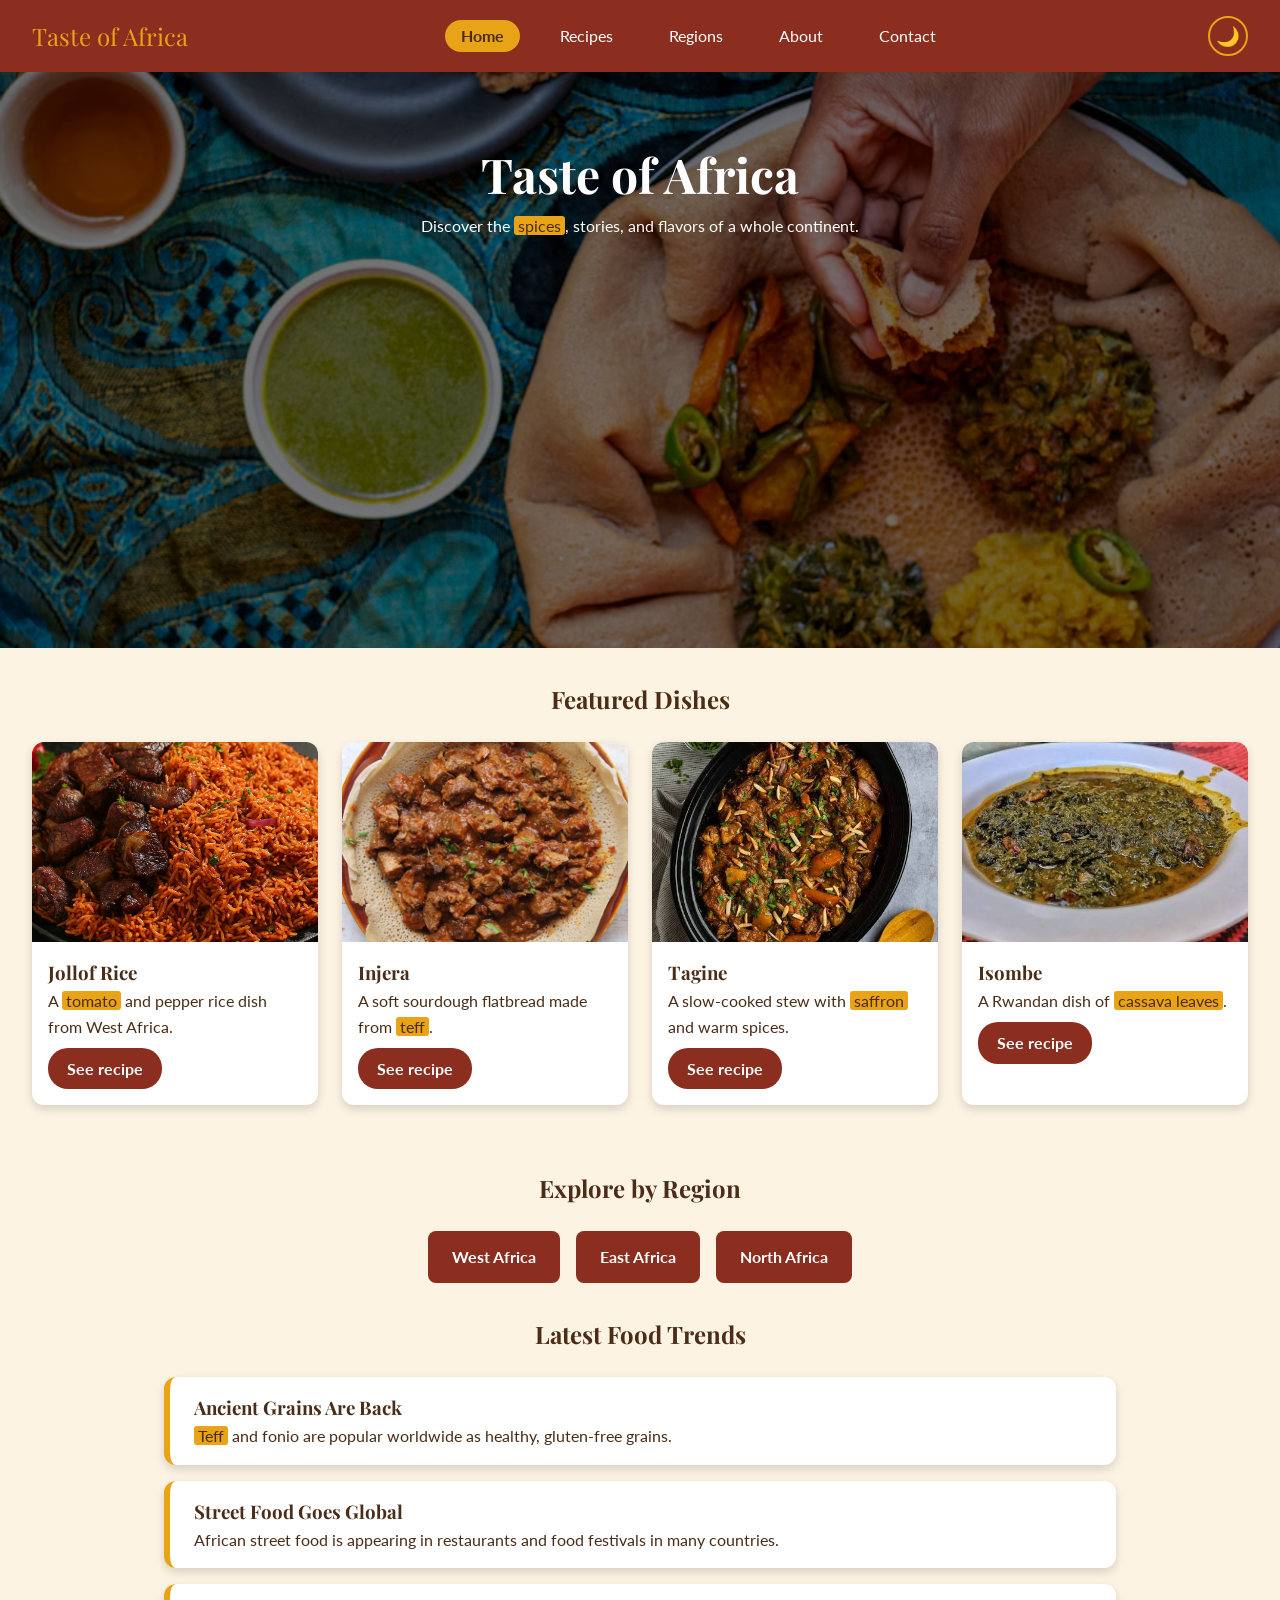
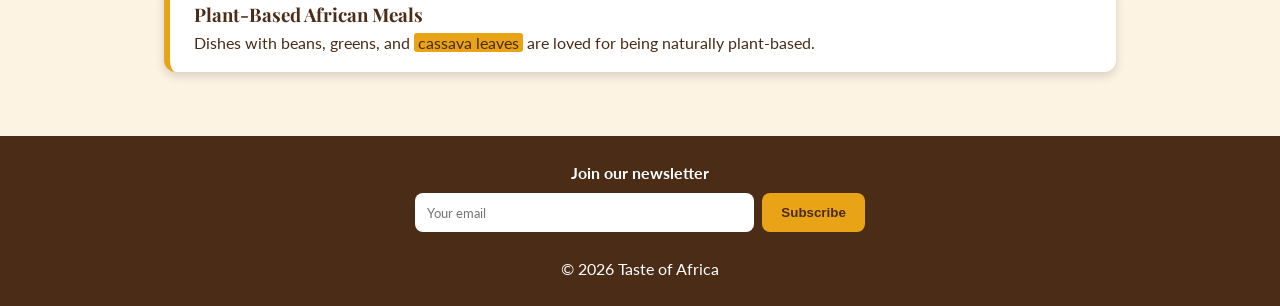
<file: index.html>
<!DOCTYPE html>
<html lang="en">
<head>
  <meta charset="UTF-8">
  <meta name="viewport" content="width=device-width, initial-scale=1.0">
  <title>Taste of Africa</title>

  <!-- Google Fonts -->
  <link rel="preconnect" href="https://fonts.googleapis.com">
  <link rel="preconnect" href="https://fonts.gstatic.com" crossorigin>
  <link href="https://fonts.googleapis.com/css2?family=Playfair+Display:wght@700&family=Lato:wght@400;700&display=swap" rel="stylesheet">

  <link rel="stylesheet" href="styles.css">
</head>
<body>

  <header>
    <nav>
      <a href="index.html" class="logo">Taste of Africa</a>
      <ul>
        <li><a href="index.html">Home</a></li>
        <li><a href="recipes.html">Recipes</a></li>
        <li><a href="regions.html">Regions</a></li>
        <li><a href="about.html">About</a></li>
        <li><a href="contact.html">Contact</a></li>
      </ul>
      <button id="theme-toggle" aria-label="Switch dark or light mode">🌙</button>
    </nav>
  </header>

  <main>
    <section class="hero">
      <h1>Taste of Africa</h1>
      <p>Discover the <mark>spices</mark>, stories, and flavors of a whole continent.</p>

      
     <iframe
      src="https://www.youtube.com/embed/1zyDUkdVZ0E"
      title="Introduction to African food culture"
      allowfullscreen>
      </iframe>
    </section>
    <section class="featured">
  <h2>Featured Dishes</h2>

  <div class="dish-grid">
    <figure>
      <img src="images/jollof-rice.jpg" alt="A plate of Jollof rice">
      <figcaption>
        <h3>Jollof Rice</h3>
        <p>A <mark>tomato</mark> and pepper rice dish from West Africa.</p>
        <a href="recipes.html#jollof-rice">See recipe</a>
      </figcaption>
    </figure>

    <figure>
      <img src="images/injera.jpg" alt="Injera with stews">
      <figcaption>
        <h3>Injera</h3>
        <p>A soft sourdough flatbread made from <mark>teff</mark>.</p>
        <a href="recipes.html#injera">See recipe</a>
      </figcaption>
    </figure>

    <figure>
      <img src="images/tagine.jpg" alt="A tagine pot with slow-cooked meat">
      <figcaption>
        <h3>Tagine</h3>
        <p>A slow-cooked stew with <mark>saffron</mark> and warm spices.</p>
        <a href="recipes.html#tagine">See recipe</a>
      </figcaption>
    </figure>

    <figure>
      <img src="images/isombe.jpg" alt="Isombe with cassava leaves">
      <figcaption>
        <h3>Isombe</h3>
        <p>A Rwandan dish of <mark>cassava leaves</mark>.</p>
        <a href="recipes.html#isombe">See recipe</a>
      </figcaption>
    </figure>
  </div>
</section>
<section class="explore">
  <h2>Explore by Region</h2>
  <div class="region-links">
    <a href="regions.html#west-africa">West Africa</a>
    <a href="regions.html#east-africa">East Africa</a>
    <a href="regions.html#north-africa">North Africa</a>
  </div>
</section>

<section class="trends">
  <h2>Latest Food Trends</h2>

  <article>
    <h3>Ancient Grains Are Back</h3>
    <p><mark>Teff</mark> and fonio are popular worldwide as healthy, gluten-free grains.</p>
  </article>

  <article>
    <h3>Street Food Goes Global</h3>
    <p>African street food is appearing in restaurants and food festivals in many countries.</p>
  </article>

  <article>
    <h3>Plant-Based African Meals</h3>
    <p>Dishes with beans, greens, and <mark>cassava leaves</mark> are loved for being naturally plant-based.</p>
  </article>
</section>
  </main>

  <footer>
  <form id="newsletter-form" class="newsletter">
    <label for="newsletter-email">Join our newsletter</label>
    <div class="newsletter-row">
      <input type="email" id="newsletter-email" placeholder="Your email" required>
      <button type="submit">Subscribe</button>
    </div>
    <p id="newsletter-message"></p>
  </form>
  <p>&copy; 2026 Taste of Africa</p>
</footer>

  <script src="script.js"></script>
</body>
</html>
</file>
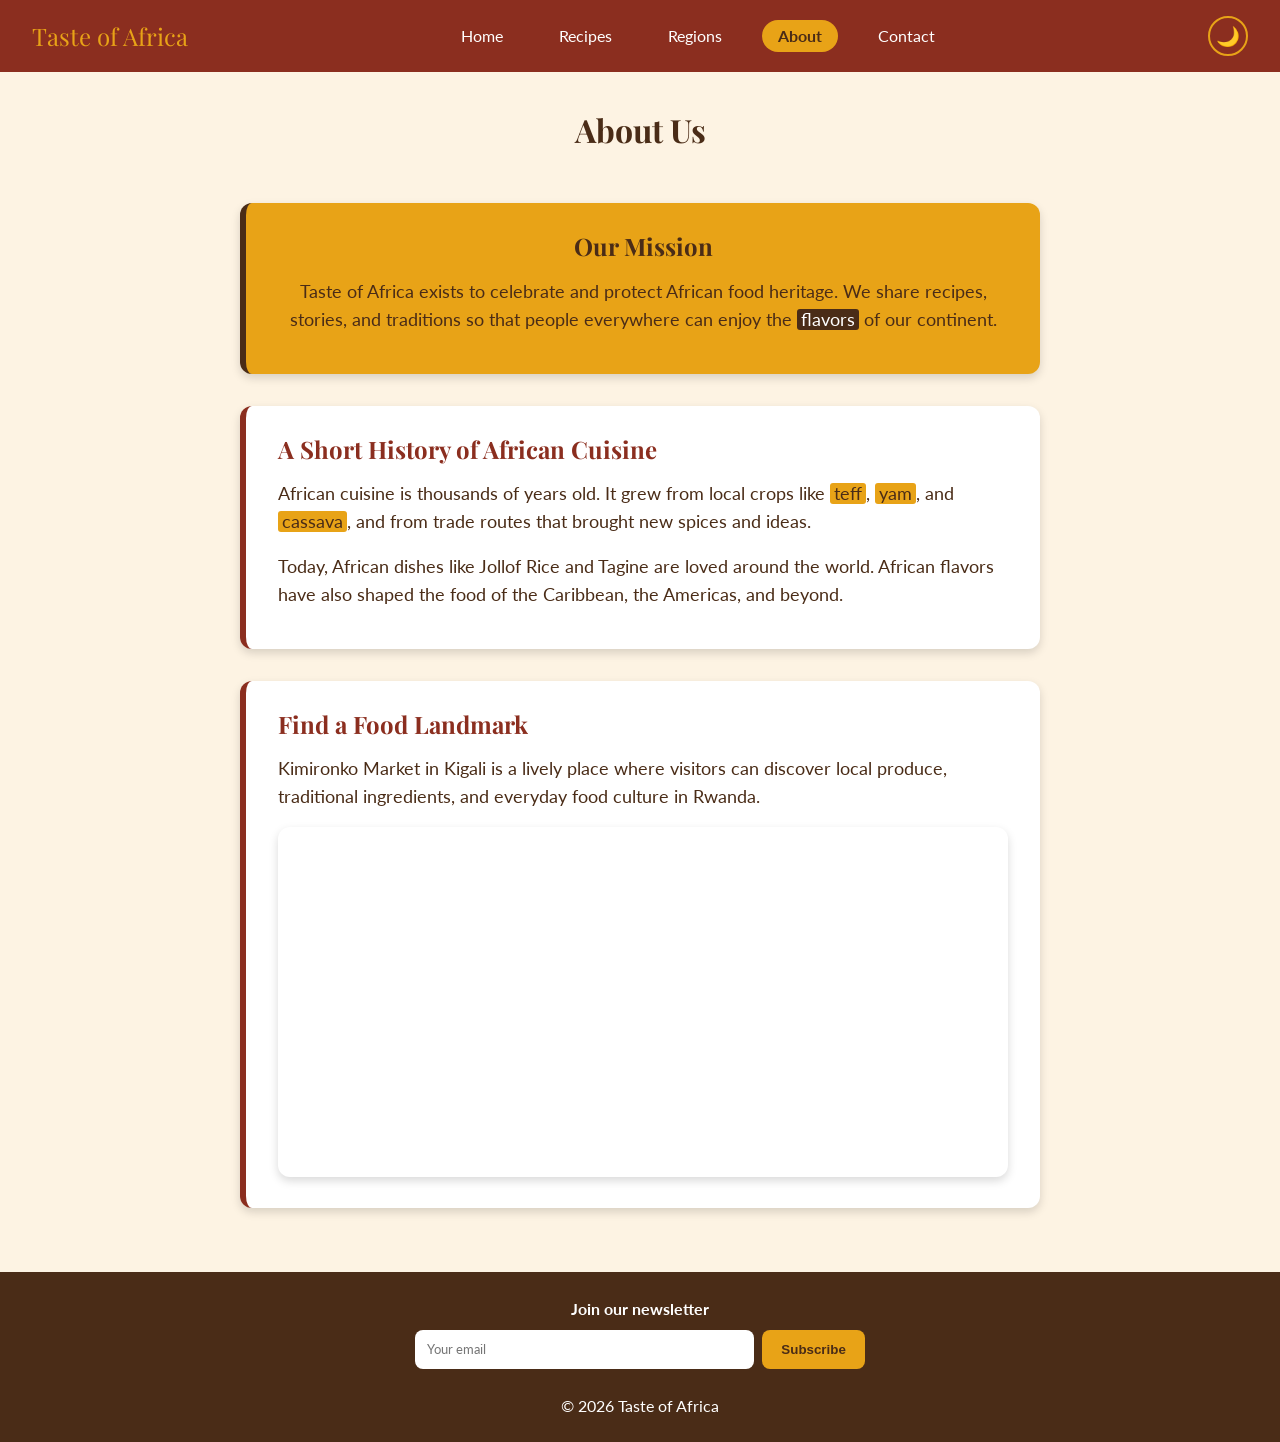
<file: about.html>
<!DOCTYPE html>
<html lang="en">
<head>
  <meta charset="UTF-8">
  <meta name="viewport" content="width=device-width, initial-scale=1.0">
  <title>About Us | Taste of Africa</title>

  <!-- Google Fonts -->
  <link rel="preconnect" href="https://fonts.googleapis.com">
  <link rel="preconnect" href="https://fonts.gstatic.com" crossorigin>
  <link href="https://fonts.googleapis.com/css2?family=Playfair+Display:wght@700&family=Lato:wght@400;700&display=swap" rel="stylesheet">

  <link rel="stylesheet" href="styles.css">
</head>
<body>

  <header>
    <nav>
      <a href="index.html" class="logo">Taste of Africa</a>
      <ul>
        <li><a href="index.html">Home</a></li>
        <li><a href="recipes.html">Recipes</a></li>
        <li><a href="regions.html">Regions</a></li>
        <li><a href="about.html">About</a></li>
        <li><a href="contact.html">Contact</a></li>
      </ul>
      <button id="theme-toggle" aria-label="Switch dark or light mode">🌙</button>
    </nav>
  </header>

  <main>
    <h1 class="page-title">About Us</h1>

    <section class="about-section mission">
      <h2>Our Mission</h2>
      <p>
        Taste of Africa exists to celebrate and protect African food heritage.
        We share recipes, stories, and traditions so that people everywhere can
        enjoy the <mark>flavors</mark> of our continent.
      </p>
    </section>

    <section class="about-section">
      <h2>A Short History of African Cuisine</h2>
      <p>
        African cuisine is thousands of years old. It grew from local crops
        like <mark>teff</mark>, <mark>yam</mark>, and <mark>cassava</mark>,
        and from trade routes that brought new spices and ideas.
      </p>
      <p>
        Today, African dishes like Jollof Rice and Tagine are loved around the
        world. African flavors have also shaped the food of the Caribbean,
        the Americas, and beyond.
      </p>
    </section>

    <section class="about-section">
  <h2>Find a Food Landmark</h2>
  <p>
  Kimironko Market in Kigali is a lively place where visitors can
  discover local produce, traditional ingredients, and everyday
  food culture in Rwanda.
</p>

  <iframe
    src="https://www.google.com/maps?q=Kimironko+Market,+Kigali,+Rwanda&output=embed"
    title="Map showing Kimironko Market in Kigali, Rwanda"
    loading="lazy"
    allowfullscreen>
  </iframe>
</section>

  </main>

  <footer>
  <form id="newsletter-form" class="newsletter">
    <label for="newsletter-email">Join our newsletter</label>
    <div class="newsletter-row">
      <input type="email" id="newsletter-email" placeholder="Your email" required>
      <button type="submit">Subscribe</button>
    </div>
    <p id="newsletter-message"></p>
  </form>
  <p>&copy; 2026 Taste of Africa</p>
</footer>

  <script src="script.js"></script>
</body>
</html>
</file>
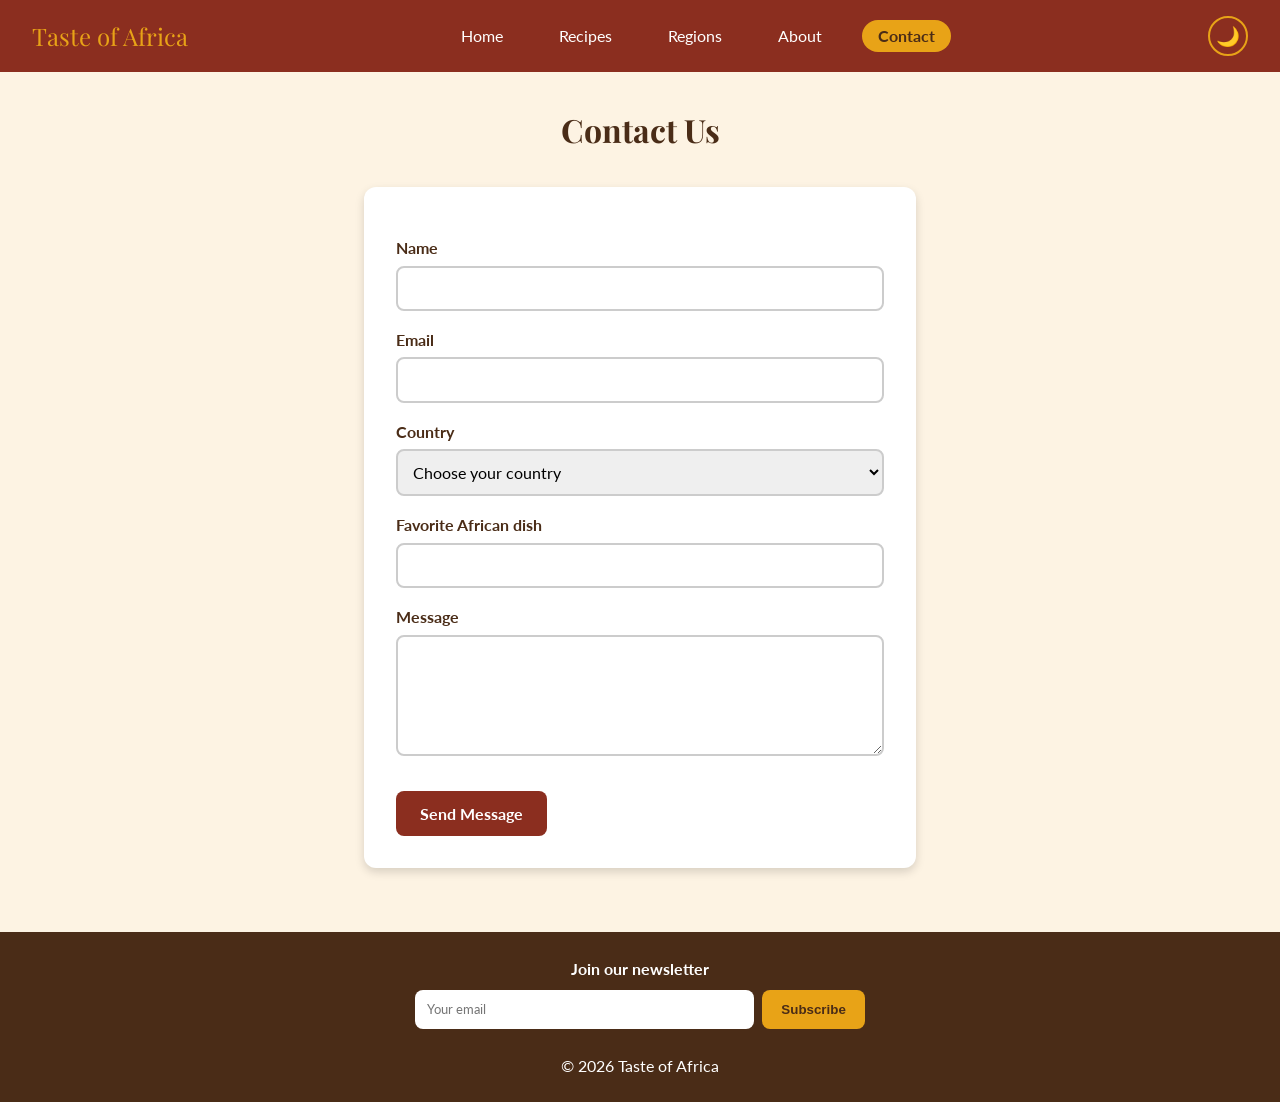
<file: contact.html>
<!DOCTYPE html>
<html lang="en">
<head>
  <meta charset="UTF-8">
  <meta name="viewport" content="width=device-width, initial-scale=1.0">
  <title>Contact | Taste of Africa</title>

  <!-- Google Fonts -->
  <link rel="preconnect" href="https://fonts.googleapis.com">
  <link rel="preconnect" href="https://fonts.gstatic.com" crossorigin>
  <link href="https://fonts.googleapis.com/css2?family=Playfair+Display:wght@700&family=Lato:wght@400;700&display=swap" rel="stylesheet">

  <link rel="stylesheet" href="styles.css">
</head>
<body>

  <header>
    <nav>
      <a href="index.html" class="logo">Taste of Africa</a>
      <ul>
        <li><a href="index.html">Home</a></li>
        <li><a href="recipes.html">Recipes</a></li>
        <li><a href="regions.html">Regions</a></li>
        <li><a href="about.html">About</a></li>
        <li><a href="contact.html">Contact</a></li>
      </ul>
      <button id="theme-toggle" aria-label="Switch dark or light mode">🌙</button>
    </nav>
  </header>

  <main>
    <h1 class="page-title">Contact Us</h1>

    <section class="contact-section">
      <form id="contact-form">

        <label for="name">Name</label>
        <input type="text" id="name" name="name" required>

        <label for="email">Email</label>
        <input type="email" id="email" name="email" required>

        <label for="country">Country</label>
        <select id="country" name="country" required>
          <option value="">Choose your country</option>
          <option>Rwanda</option>
          <option>Nigeria</option>
          <option>Ghana</option>
          <option>Ethiopia</option>
          <option>Morocco</option>
          <option>Kenya</option>
          <option>Other</option>
        </select>

        <label for="dish">Favorite African dish</label>
        <input type="text" id="dish" name="dish" list="dish-list">
        <datalist id="dish-list">
          <option value="Jollof Rice">
          <option value="Injera">
          <option value="Tagine">
          <option value="Isombe">
          <option value="Bunny Chow">
        </datalist>

        <label for="message">Message</label>
        <textarea id="message" name="message" rows="5" required></textarea>
        <p id="message-error" class="error"></p>

        <button type="submit">Send Message</button>
      </form>

      <p id="confirmation" class="confirmation hidden"></p>
    </section>
  </main>

  <footer>
  <form id="newsletter-form" class="newsletter">
    <label for="newsletter-email">Join our newsletter</label>
    <div class="newsletter-row">
      <input type="email" id="newsletter-email" placeholder="Your email" required>
      <button type="submit">Subscribe</button>
    </div>
    <p id="newsletter-message"></p>
  </form>
  <p>&copy; 2026 Taste of Africa</p>
</footer>

  <script src="script.js"></script>
</body>
</html>
</file>
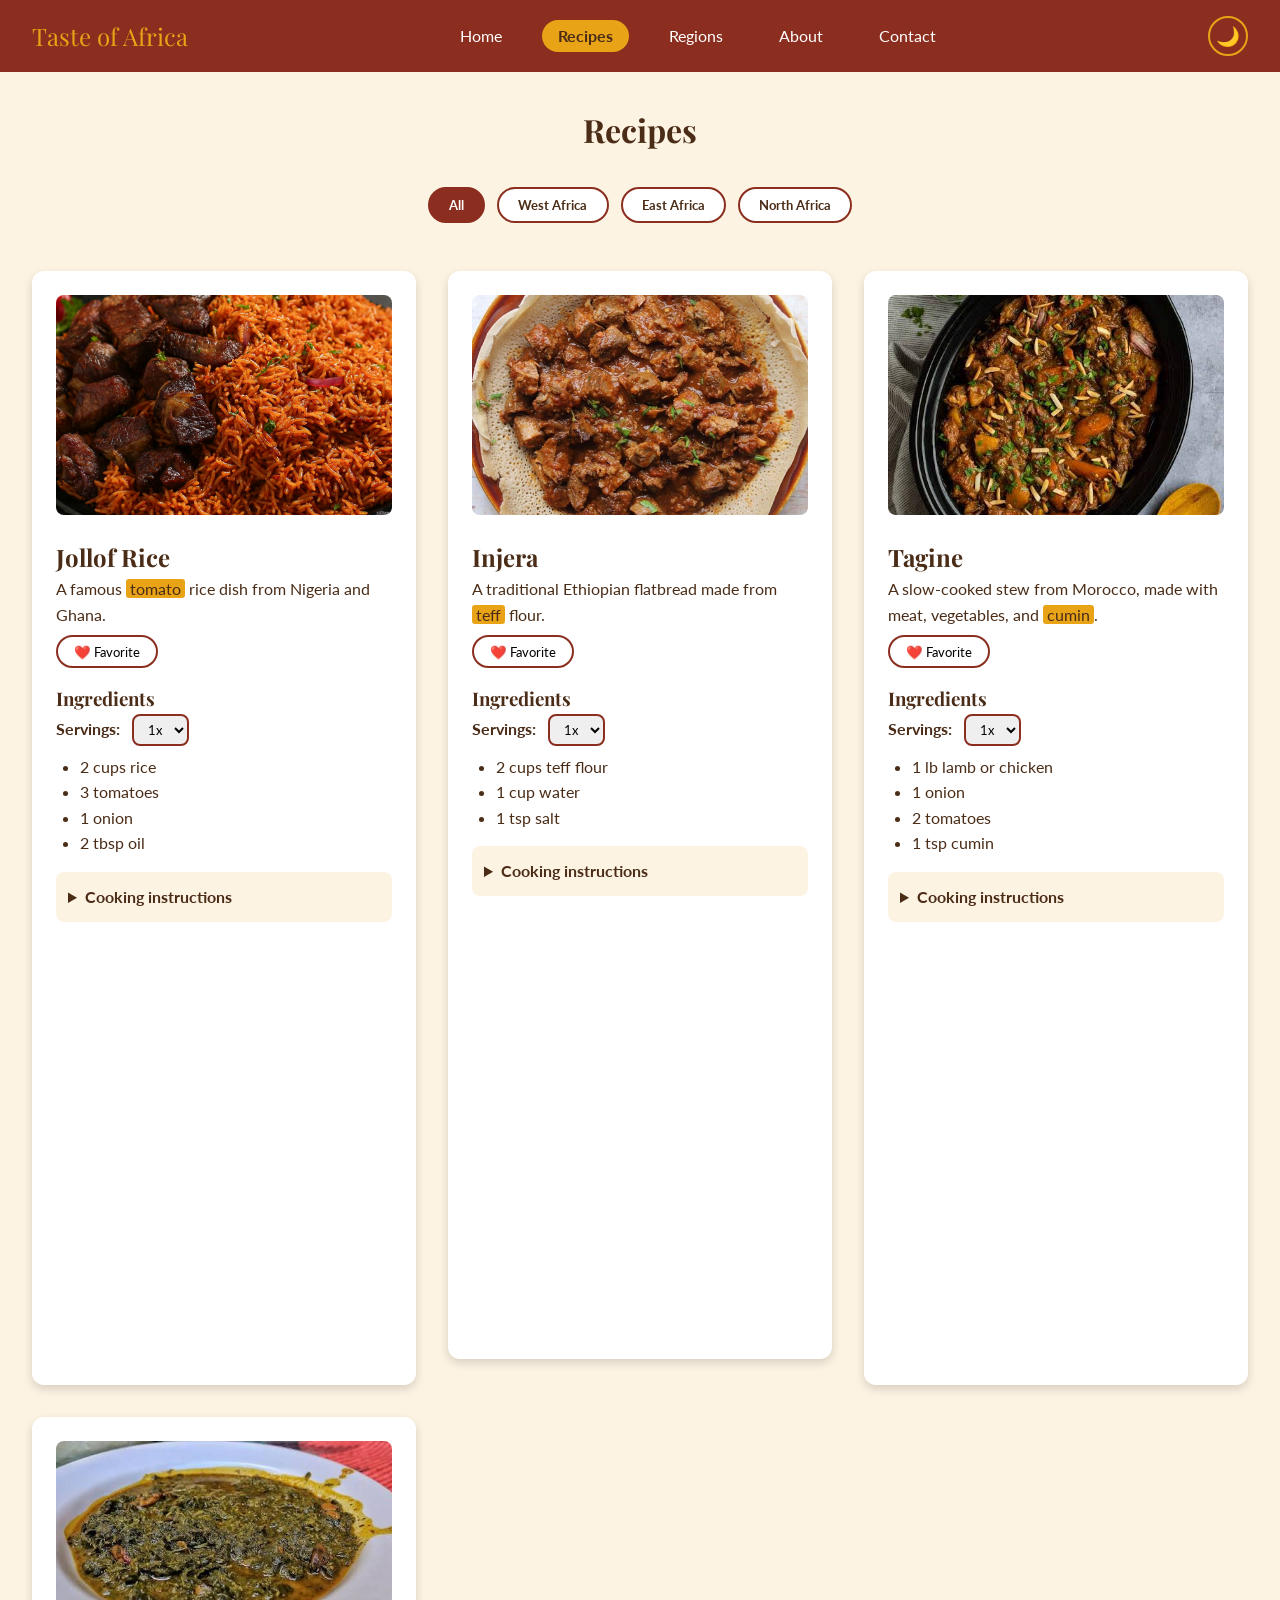
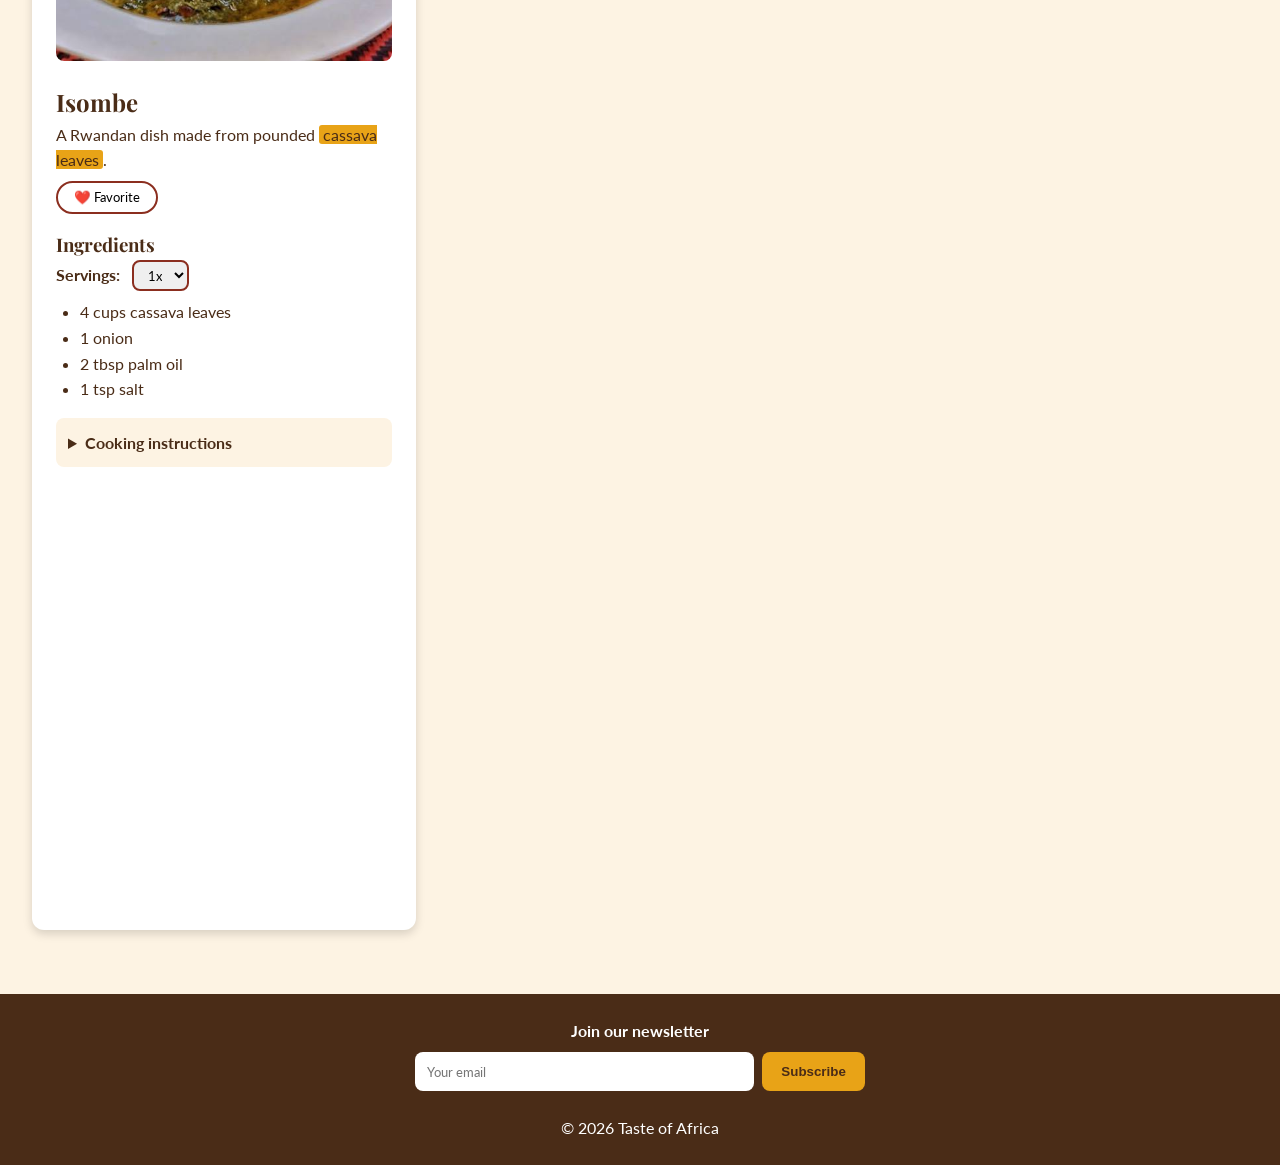
<file: recipes.html>
<!DOCTYPE html>
<html lang="en">
<head>
  <meta charset="UTF-8">
  <meta name="viewport" content="width=device-width, initial-scale=1.0">
  <title>Recipes | Taste of Africa</title>

  <!-- Google Fonts -->
  <link rel="preconnect" href="https://fonts.googleapis.com">
  <link rel="preconnect" href="https://fonts.gstatic.com" crossorigin>
  <link href="https://fonts.googleapis.com/css2?family=Playfair+Display:wght@700&family=Lato:wght@400;700&display=swap" rel="stylesheet">

  <link rel="stylesheet" href="styles.css">
</head>
<body>

  <header>
    <nav>
      <a href="index.html" class="logo">Taste of Africa</a>
      <ul>
        <li><a href="index.html">Home</a></li>
        <li><a href="recipes.html">Recipes</a></li>
        <li><a href="regions.html">Regions</a></li>
        <li><a href="about.html">About</a></li>
        <li><a href="contact.html">Contact</a></li>
      </ul>
      <button id="theme-toggle" aria-label="Switch dark or light mode">🌙</button>
    </nav>
  </header>

  <main>
    <h1 class="page-title">Recipes</h1>

    <div class="filters">
      <button class="filter-btn active" data-filter="all">All</button>
      <button class="filter-btn" data-filter="west-africa">West Africa</button>
      <button class="filter-btn" data-filter="east-africa">East Africa</button>
      <button class="filter-btn" data-filter="north-africa">North Africa</button>
    </div>

    <div class="recipe-list">

      <!-- Jollof Rice -->
      <article class="recipe-card" id="jollof-rice" data-id="jollof-rice" data-region="west-africa">
        <img src="images/jollof-rice.jpg" alt="A plate of Jollof rice">
        <h2>Jollof Rice</h2>
        <p>A famous <mark>tomato</mark> rice dish from Nigeria and Ghana.</p>

        <button class="fav-btn" aria-label="Add Jollof Rice to favorites">❤️ Favorite</button>

        <h3>Ingredients</h3>
<label>Servings:
  <select class="servings">
    <option value="1">1x</option>
    <option value="2">2x</option>
    <option value="3">3x</option>
  </select>
</label>
<ul>
  <li><span class="amount" data-base="2">2</span> cups rice</li>
  <li><span class="amount" data-base="3">3</span> tomatoes</li>
  <li><span class="amount" data-base="1">1</span> onion</li>
  <li><span class="amount" data-base="2">2</span> tbsp oil</li>
</ul>

        <details>
          <summary>Cooking instructions</summary>
          <ol>
            <li>Blend the tomatoes and onion.</li>
            <li>Fry the mix in oil.</li>
            <li>Add rice and water, then cook until soft.</li>
          </ol>
        </details>

        <iframe
          src="https://www.youtube.com/embed/EfZEArZcfAY"
          title="How to cook Jollof Rice"
          allowfullscreen></iframe>

        <iframe
          src="https://www.openstreetmap.org/export/embed.html?bbox=2.7%2C4.2%2C14.7%2C13.9&amp;layer=mapnik"
          title="Map of Nigeria"
          loading="lazy"></iframe>
      </article>

      <!-- Injera -->
      <article class="recipe-card" id="injera" data-id="injera" data-region="east-africa">
        <img src="images/injera.jpg" alt="A plate of Injera">
        <h2>Injera</h2>
        <p>A traditional Ethiopian flatbread made from <mark>teff</mark> flour.</p>

        <button class="fav-btn" aria-label="Add Injera to favorites">❤️ Favorite</button>

        <h3>Ingredients</h3>
<label>Servings:
  <select class="servings">
    <option value="1">1x</option>
    <option value="2">2x</option>
    <option value="3">3x</option>
  </select>
</label>
<ul>
  <li><span class="amount" data-base="2">2</span> cups teff flour</li>
  <li><span class="amount" data-base="1">1</span> cup water</li>
  <li><span class="amount" data-base="1">1</span> tsp salt</li>
</ul>
        <details>
          <summary>Cooking instructions</summary>
          <ol>
            <li>Mix the teff flour, water, and salt to form a batter.</li>
            <li>Let the batter ferment for 24-48 hours.</li>
            <li>Cook the batter on a griddle to make flatbreads.</li>
          </ol>
        </details>

        <iframe
          src="https://www.youtube.com/embed/NwVSl3FQt78"
          title="How to cook Injera"
          allowfullscreen></iframe>

        <iframe
          src="https://www.openstreetmap.org/export/embed.html?bbox=33%2C3.4%2C48%2C14.9&amp;layer=mapnik"
          title="Map of Ethiopia"
          loading="lazy"></iframe>
      </article>

      <!-- Tagine -->
      <article class="recipe-card" id="tagine" data-id="tagine" data-region="north-africa">
        <img src="images/tagine.jpg" alt="A tagine pot with slow-cooked meat">
        <h2>Tagine</h2>
        <p>A slow-cooked stew from Morocco, made with meat, vegetables, and <mark>cumin</mark>.</p>

        <button class="fav-btn" aria-label="Add Tagine to favorites">❤️ Favorite</button>

        <h3>Ingredients</h3>
<label>Servings:
  <select class="servings">
    <option value="1">1x</option>
    <option value="2">2x</option>
    <option value="3">3x</option>
  </select>
</label>
<ul>
  <li><span class="amount" data-base="1">1</span> lb lamb or chicken</li>
  <li><span class="amount" data-base="1">1</span> onion</li>
  <li><span class="amount" data-base="2">2</span> tomatoes</li>
  <li><span class="amount" data-base="1">1</span> tsp cumin</li>
</ul>
        <details>
          <summary>Cooking instructions</summary>
          <ol>
            <li>Dice the onion and tomatoes.</li>
            <li>Brown the meat in a tagine or heavy pot.</li>
            <li>Add the vegetables and spices, then simmer for 2 hours.</li>
          </ol>
        </details>

        <iframe
          src="https://www.youtube.com/embed/k5grI8mJM7c"
          title="How to cook Tagine"
          allowfullscreen></iframe>

        <iframe
          src="https://www.openstreetmap.org/export/embed.html?bbox=-13.2%2C27.6%2C-1%2C35.9&amp;layer=mapnik"
          title="Map of Morocco"
          loading="lazy"></iframe>
      </article>

      <!-- Isombe -->
      <article class="recipe-card" id="isombe" data-id="isombe" data-region="east-africa">
        <img src="images/isombe.jpg" alt="A plate of Isombe">
        <h2>Isombe</h2>
        <p>A Rwandan dish made from pounded <mark>cassava leaves</mark>.</p>

        <button class="fav-btn" aria-label="Add Isombe to favorites">❤️ Favorite</button>

        <h3>Ingredients</h3>
<label>Servings:
  <select class="servings">
    <option value="1">1x</option>
    <option value="2">2x</option>
    <option value="3">3x</option>
  </select>
</label>
<ul>
  <li><span class="amount" data-base="4">4</span> cups cassava leaves</li>
  <li><span class="amount" data-base="1">1</span> onion</li>
  <li><span class="amount" data-base="2">2</span> tbsp palm oil</li>
  <li><span class="amount" data-base="1">1</span> tsp salt</li>
</ul>

        <details>
          <summary>Cooking instructions</summary>
          <ol>
            <li>Wash and pound the cassava leaves.</li>
            <li>Boil them until soft.</li>
            <li>Add the onion, oil, and salt, then simmer.</li>
          </ol>
        </details>

        <iframe
          src="https://www.youtube.com/embed/LCwueWa3LsQ"
          title="How to cook Isombe"
          allowfullscreen></iframe>

        <iframe
          src="https://www.openstreetmap.org/export/embed.html?bbox=28.8%2C-2.9%2C30.9%2C-1&amp;layer=mapnik"
          title="Map of Rwanda"
          loading="lazy"></iframe>
      </article>

    </div>
  </main>

  <footer>
  <form id="newsletter-form" class="newsletter">
    <label for="newsletter-email">Join our newsletter</label>
    <div class="newsletter-row">
      <input type="email" id="newsletter-email" placeholder="Your email" required>
      <button type="submit">Subscribe</button>
    </div>
    <p id="newsletter-message"></p>
  </form>
  <p>&copy; 2026 Taste of Africa</p>
</footer>

  <script src="script.js"></script>
</body>
</html>
</file>
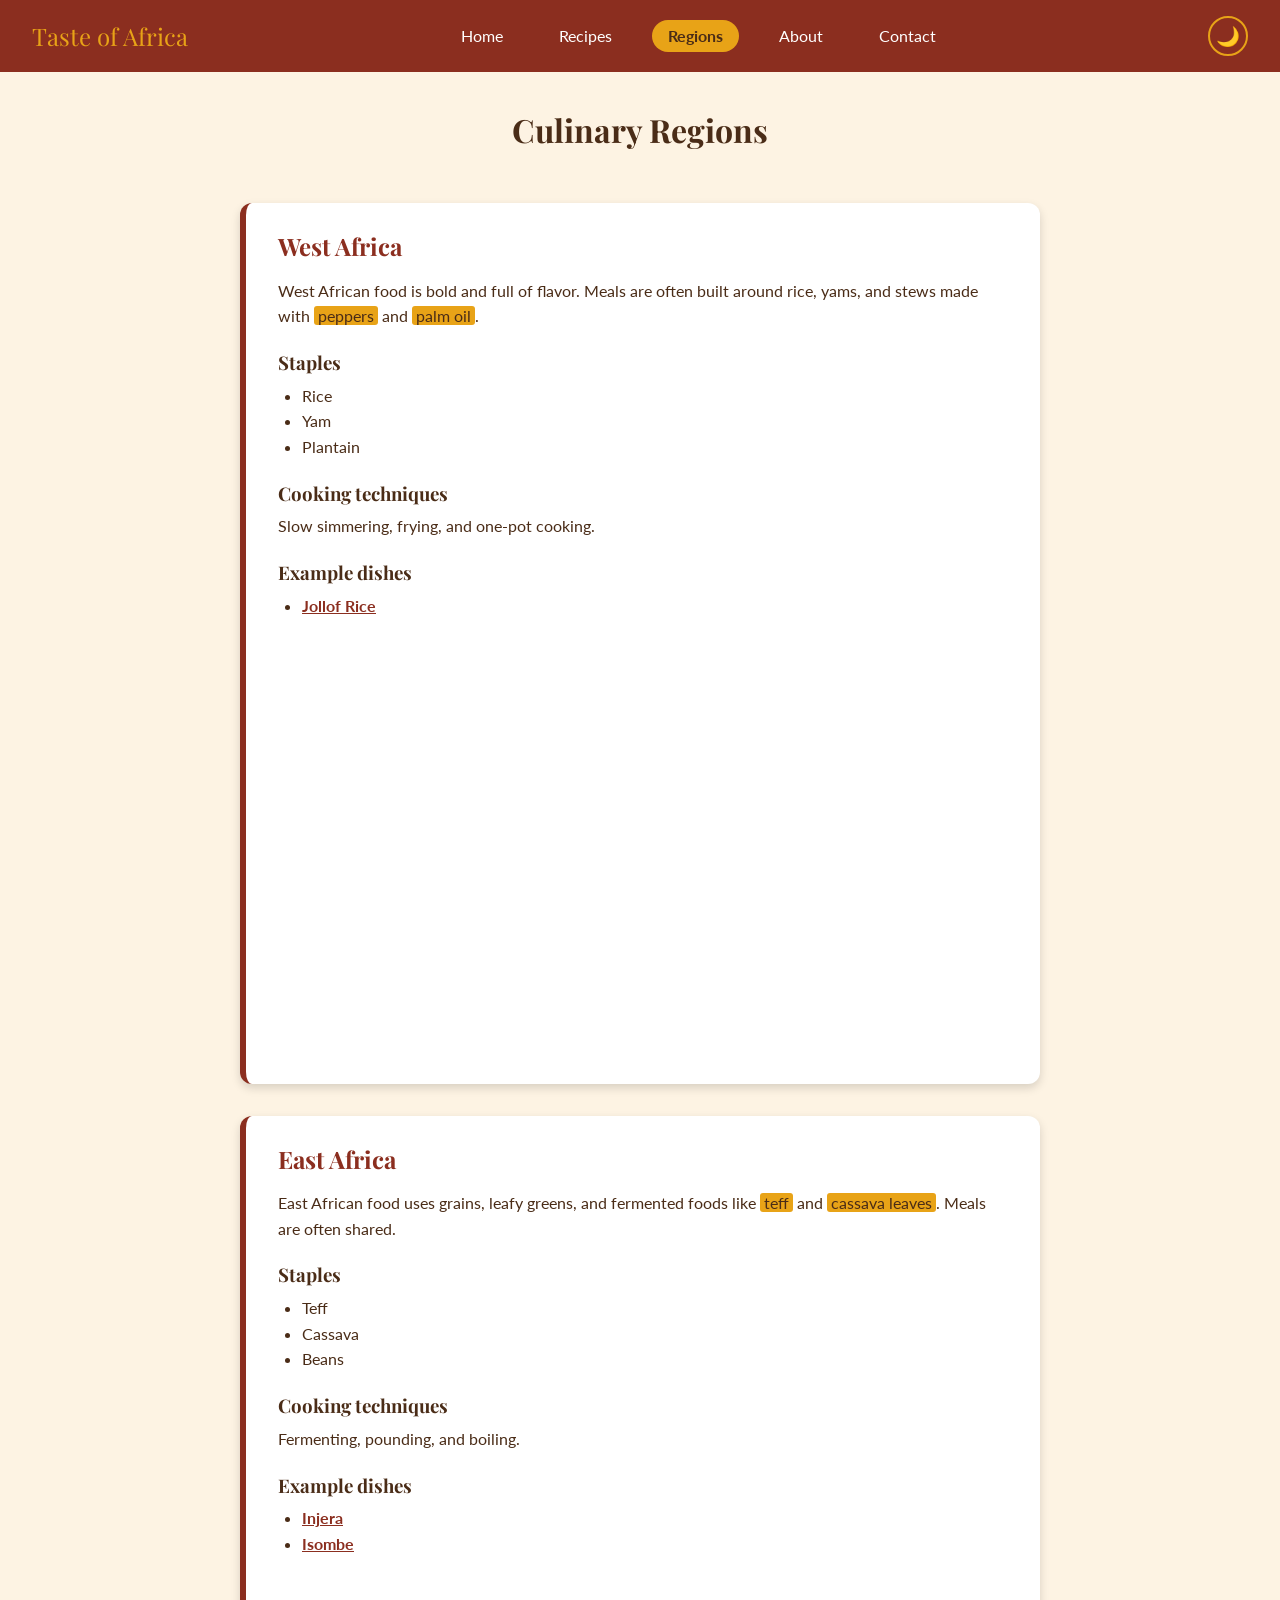
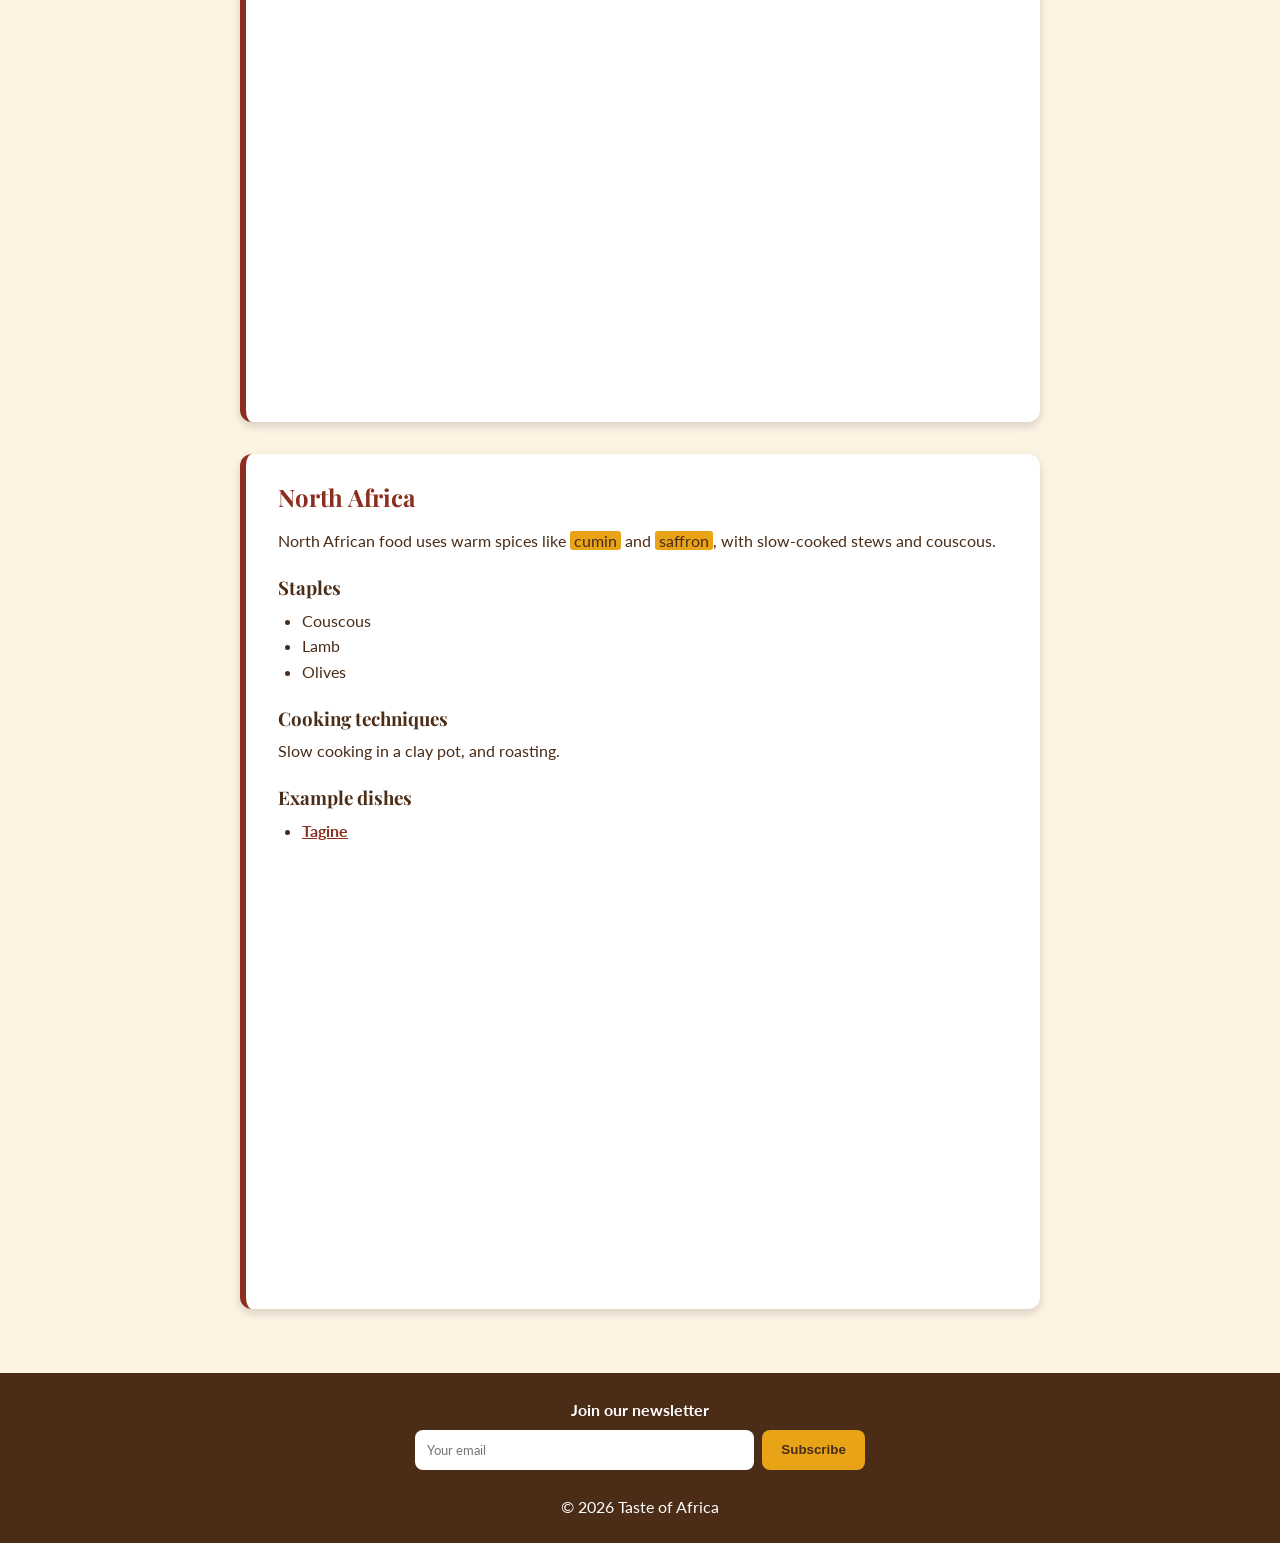
<file: regions.html>
<!DOCTYPE html>
<html lang="en">
<head>
  <meta charset="UTF-8">
  <meta name="viewport" content="width=device-width, initial-scale=1.0">
  <title>Regions | Taste of Africa</title>

  <!-- Google Fonts -->
  <link rel="preconnect" href="https://fonts.googleapis.com">
  <link rel="preconnect" href="https://fonts.gstatic.com" crossorigin>
  <link href="https://fonts.googleapis.com/css2?family=Playfair+Display:wght@700&family=Lato:wght@400;700&display=swap" rel="stylesheet">

  <link rel="stylesheet" href="styles.css">
</head>
<body>

  <header>
    <nav>
      <a href="index.html" class="logo">Taste of Africa</a>
      <ul>
        <li><a href="index.html">Home</a></li>
        <li><a href="recipes.html">Recipes</a></li>
        <li><a href="regions.html">Regions</a></li>
        <li><a href="about.html">About</a></li>
        <li><a href="contact.html">Contact</a></li>
      </ul>
      <button id="theme-toggle" aria-label="Switch dark or light mode">🌙</button>
    </nav>
  </header>

  <main>
  <h1 class="page-title">Culinary Regions</h1>

  <section class="region" id="west-africa">
    <h2>West Africa</h2>
    <p>
      West African food is bold and full of flavor. Meals are often built
      around rice, yams, and stews made with <mark>peppers</mark> and
      <mark>palm oil</mark>.
    </p>
    <h3>Staples</h3>
    <ul>
      <li>Rice</li>
      <li>Yam</li>
      <li>Plantain</li>
    </ul>
    <h3>Cooking techniques</h3>
    <p>Slow simmering, frying, and one-pot cooking.</p>
    <h3>Example dishes</h3>
    <ul>
      <li><a href="recipes.html#jollof-rice">Jollof Rice</a></li>
    </ul>
    <iframe
      src="https://www.youtube.com/embed/1zyDUkdVZ0E"
      title="West African food culture"
      allowfullscreen></iframe>
  </section>

  <section class="region" id="east-africa">
    <h2>East Africa</h2>
    <p>
      East African food uses grains, leafy greens, and fermented foods like
      <mark>teff</mark> and <mark>cassava leaves</mark>. Meals are often shared.
    </p>
    <h3>Staples</h3>
    <ul>
      <li>Teff</li>
      <li>Cassava</li>
      <li>Beans</li>
    </ul>
    <h3>Cooking techniques</h3>
    <p>Fermenting, pounding, and boiling.</p>
    <h3>Example dishes</h3>
    <ul>
      <li><a href="recipes.html#injera">Injera</a></li>
      <li><a href="recipes.html#isombe">Isombe</a></li>
    </ul>
    <iframe
      src="https://www.youtube.com/embed/L3_FqhyGdHE"
      title="East African food culture"
      allowfullscreen></iframe>
  </section>

  <section class="region" id="north-africa">
    <h2>North Africa</h2>
    <p>
      North African food uses warm spices like <mark>cumin</mark> and
      <mark>saffron</mark>, with slow-cooked stews and couscous.
    </p>
    <h3>Staples</h3>
    <ul>
      <li>Couscous</li>
      <li>Lamb</li>
      <li>Olives</li>
    </ul>
    <h3>Cooking techniques</h3>
    <p>Slow cooking in a clay pot, and roasting.</p>
    <h3>Example dishes</h3>
    <ul>
      <li><a href="recipes.html#tagine">Tagine</a></li>
    </ul>
    <iframe
      src="https://www.youtube.com/embed/2H5kpKBmIM4"
      title="North African food culture"
      allowfullscreen></iframe>
  </section>
  </main>

  <footer>
  <form id="newsletter-form" class="newsletter">
    <label for="newsletter-email">Join our newsletter</label>
    <div class="newsletter-row">
      <input type="email" id="newsletter-email" placeholder="Your email" required>
      <button type="submit">Subscribe</button>
    </div>
    <p id="newsletter-message"></p>
  </form>
  <p>&copy; 2026 Taste of Africa</p>
</footer>

  <script src="script.js"></script>
</body>
</html>
</file>
<file: styles.css>
* {
  box-sizing: border-box;
  margin: 0;
  padding: 0;
}

body {
  font-family: 'Lato', sans-serif;
  line-height: 1.6;
}

.featured {
  padding: 2rem;
}

.featured h2 {
  text-align: center;
  margin-bottom: 1.5rem;
}

.dish-grid {
  display: grid;
  grid-template-columns: repeat(auto-fit, minmax(220px, 1fr));
  gap: 1.5rem;
}

.dish-grid figure {
  background: #fff;
  border-radius: 12px;
  box-shadow: 0 4px 10px rgba(0, 0, 0, 0.15);
  overflow: hidden;
}

.dish-grid img {
  width: 100%;
  height: 200px;
  object-fit: cover;
  display: block;
}

.dish-grid figcaption {
  padding: 1rem;
}
:root {
  --red: #8b2e1f;
  --brown: #4a2c17;
  --yellow: #e8a317;
  --cream: #fdf3e3;
}

body {
  background: var(--cream);
  color: var(--brown);
}

h1, h2, h3 {
  font-family: 'Playfair Display', serif;
}

/* Navigation */
nav {
  background: var(--red);
  display: flex;
  justify-content: space-between;
  align-items: center;
  flex-wrap: wrap;
  padding: 1rem 2rem;
}

nav .logo {
  color: var(--yellow);
  font-family: 'Playfair Display', serif;
  font-size: 1.5rem;
  text-decoration: none;
}

nav ul {
  display: flex;
  gap: 1.5rem;
  list-style: none;
}

nav ul a {
  color: #fff;
  text-decoration: none;
}

nav ul a:hover {
  color: var(--yellow);
  text-decoration: underline;
}

/* Hero */
.hero {
  background: linear-gradient(rgba(0, 0, 0, 0.55), rgba(0, 0, 0, 0.55)),
              url('images/hero.jpg') center/cover no-repeat;
  color: #fff;
  text-align: center;
  padding: 4rem 1rem;
}

.hero h1 {
  font-size: 3rem;
}

.hero iframe {
  width: 100%;
  max-width: 560px;
  aspect-ratio: 16 / 9;
  border: 0;
  margin-top: 1.5rem;
}

/* Highlight */
mark {
  background: var(--yellow);
  color: var(--brown);
  padding: 0 0.25rem;
  border-radius: 3px;
}

/* Recipes page */
.page-title {
  text-align: center;
  padding: 2rem 1rem 1rem;
}

/* Filter buttons */
.filters {
  display: flex;
  flex-wrap: wrap;
  justify-content: center;
  gap: 0.75rem;
  padding: 1rem;
}

.filter-btn {
  background: #fff;
  color: var(--brown);
  border: 2px solid var(--red);
  border-radius: 20px;
  padding: 0.5rem 1.2rem;
  cursor: pointer;
  font-family: inherit;
  font-weight: 700;
}

.filter-btn:hover,
.filter-btn.active {
  background: var(--red);
  color: #fff;
}

/* Recipe cards */
.recipe-list {
  display: grid;
  grid-template-columns: repeat(auto-fill, minmax(300px, 1fr));
  gap: 2rem;
  padding: 2rem;
  align-items: start;
}

.recipe-card {
  background: #fff;
  border-radius: 12px;
  box-shadow: 0 4px 10px rgba(0, 0, 0, 0.15);
  padding: 1.5rem;
}

.recipe-card img {
  width: 100%;
  height: 220px;
  object-fit: cover;
  border-radius: 8px;
  margin-bottom: 1rem;
}

.recipe-card h3 {
  margin-top: 1rem;
}

.recipe-card ul,
.recipe-card ol {
  padding-left: 1.5rem;
  margin: 0.5rem 0;
}

.recipe-card details {
  background: var(--cream);
  border-radius: 8px;
  padding: 0.75rem;
  margin: 1rem 0;
}

.recipe-card summary {
  cursor: pointer;
  font-weight: 700;
}

.recipe-card iframe {
  width: 100%;
  aspect-ratio: 16 / 9;
  border: 0;
  border-radius: 8px;
  margin-top: 1rem;
}

/* Favorite button */
.fav-btn {
  background: #fff;
  border: 2px solid var(--red);
  border-radius: 20px;
  padding: 0.4rem 1rem;
  margin-top: 0.5rem;
  cursor: pointer;
  font-family: inherit;
}

.fav-btn.favorited {
  background: var(--red);
  color: #fff;
}

/* Used by the filter in JavaScript */
.hidden {
  display: none;
}

/* Footer */
footer {
  background: var(--brown);
  color: #fff;
  text-align: center;
  padding: 1.5rem;
  margin-top: 2rem;
}
body {
  min-height: 100vh;
  display: flex;
  flex-direction: column;
}

main {
  flex: 1;
}
/* Contact page */
.contact-section {
  max-width: 600px;
  margin: 0 auto;
  padding: 1rem 1.5rem 2rem;
}

#contact-form {
  background: #fff;
  border-radius: 12px;
  box-shadow: 0 4px 10px rgba(0, 0, 0, 0.15);
  padding: 2rem;
}

#contact-form label {
  display: block;
  font-weight: 700;
  margin: 1rem 0 0.3rem;
}

#contact-form input,
#contact-form select,
#contact-form textarea {
  width: 100%;
  padding: 0.7rem;
  border: 2px solid #ccc;
  border-radius: 8px;
  font-family: inherit;
  font-size: 1rem;
}

/* Focus state */
#contact-form input:focus,
#contact-form select:focus,
#contact-form textarea:focus {
  outline: none;
  border-color: var(--yellow);
  box-shadow: 0 0 6px var(--yellow);
}

#contact-form button {
  background: var(--red);
  color: #fff;
  border: none;
  border-radius: 8px;
  padding: 0.8rem 1.5rem;
  margin-top: 1.5rem;
  font-family: inherit;
  font-size: 1rem;
  font-weight: 700;
  cursor: pointer;
}

#contact-form button:hover {
  background: var(--brown);
}

/* Messages */
.error {
  color: #c0392b;
  font-size: 0.9rem;
  margin-top: 0.3rem;
}

.confirmation {
  background: var(--yellow);
  color: var(--brown);
  border-radius: 12px;
  padding: 2rem;
  text-align: center;
  font-size: 1.2rem;
  font-weight: 700;
}
/* Regions page */
.region {
  max-width: 800px;
  margin: 2rem auto;
  padding: 1.5rem 2rem;
  background: #fff;
  border-left: 6px solid var(--red);
  border-radius: 12px;
  box-shadow: 0 4px 10px rgba(0, 0, 0, 0.15);
}

.region h2 {
  color: var(--red);
  margin-bottom: 0.75rem;
}

.region h3 {
  margin-top: 1.2rem;
  margin-bottom: 0.3rem;
}

.region ul {
  padding-left: 1.5rem;
}

.region a {
  color: var(--red);
  font-weight: 700;
}

.region a:hover {
  color: var(--yellow);
}

.region iframe {
  width: 100%;
  aspect-ratio: 16 / 9;
  border: 0;
  border-radius: 8px;
  margin-top: 1.5rem;
}

/* About page */
.about-section {
  max-width: 800px;
  margin: 2rem auto;
  padding: 1.5rem 2rem;
  background: #fff;
  border-left: 6px solid var(--red);
  border-radius: 12px;
  box-shadow: 0 4px 10px rgba(0, 0, 0, 0.15);
}

.about-section h2 {
  color: var(--red);
  margin-bottom: 0.75rem;
}

.about-section p {
  font-size: 1.1rem;
  margin-bottom: 1rem;
}
/* About page */

.about-section.mission {
  background: var(--yellow);
  color: var(--brown);
  border-left-color: var(--brown);
  text-align: center;
}

.about-section.mission h2 {
  color: var(--brown);
}

.about-section.mission mark {
  background: var(--brown);
  color: #fff;
}

/* Map blends with the card */
.about-section iframe {
  width: 100%;
  height: 350px;
  border: 0;
  border-radius: 8px;
}

/* Mission statement stands out */
.mission {
  background: var(--yellow);
  color: var(--brown);
  border-radius: 12px;
  text-align: center;
  box-shadow: 0 4px 10px rgba(0, 0, 0, 0.15);
}

.mission h2 {
  color: var(--brown);
}

.mission mark {
  background: var(--brown);
  color: #fff;
}

.about-section iframe {
  width: 100%;
  height: 350px;
  border: 0;
  border-radius: 12px;
  box-shadow: 0 4px 10px rgba(0, 0, 0, 0.15);
}
/* Explore and trends */
.explore,
.trends {
  max-width: 1000px;
  margin: 2rem auto;
  padding: 0 1.5rem;
}

.explore h2,
.trends h2 {
  text-align: center;
  margin-bottom: 1.5rem;
}

.region-links {
  display: flex;
  flex-wrap: wrap;
  justify-content: center;
  gap: 1rem;
}

.region-links a {
  background: var(--red);
  color: #fff;
  text-decoration: none;
  font-weight: 700;
  padding: 0.8rem 1.5rem;
  border-radius: 8px;
}

.region-links a:hover {
  background: var(--yellow);
  color: var(--brown);
}

.trends article {
  background: #fff;
  border-left: 6px solid var(--yellow);
  border-radius: 12px;
  box-shadow: 0 4px 10px rgba(0, 0, 0, 0.15);
  padding: 1rem 1.5rem;
  margin-bottom: 1rem;
}
/* Small screens */
@media (max-width: 600px) {
  nav {
    flex-direction: column;
    gap: 0.75rem;
    padding: 1rem;
  }

  nav ul {
    flex-wrap: wrap;
    justify-content: center;
    gap: 0.75rem 1.2rem;
  }

  .hero {
    padding: 2.5rem 1rem;
  }

  .hero h1 {
    font-size: 2rem;
  }

  .featured,
  .recipe-list {
    padding: 1rem;
  }

  .region,
  .about-section {
    padding: 1rem;
  }

  #contact-form {
    padding: 1.25rem;
  }
}
/* See recipe button */
.dish-grid figcaption a {
  display: inline-block;
  background: var(--red);
  color: #fff;
  text-decoration: none;
  font-weight: 700;
  padding: 0.5rem 1.2rem;
  border-radius: 20px;
  margin-top: 0.5rem;
  transition: background 0.3s;
}

.dish-grid figcaption a:hover {
  background: var(--yellow);
  color: var(--brown);
}
/* Toggle button */
#theme-toggle {
  background: transparent;
  border: 2px solid var(--yellow);
  border-radius: 50%;
  width: 2.5rem;
  height: 2.5rem;
  font-size: 1.2rem;
  cursor: pointer;
}

/* Dark mode */
body.dark {
  --cream: #1c1411;
  color: #f3e3cf;
}

body.dark .dish-grid figure,
body.dark .recipe-card,
body.dark .region,
body.dark .about-section,
body.dark #contact-form,
body.dark .trends article {
  background: #2a1f1a;
}

body.dark .recipe-card details {
  background: #1c1411;
}
/* Dark mode */

body.dark .filter-btn,
body.dark .fav-btn {
  background: #2a1f1a;
  color: #f3e3cf;
}

body.dark .filter-btn:hover,
body.dark .filter-btn.active,
body.dark .fav-btn.favorited {
  background: var(--red);
  color: #fff;
}

body.dark #contact-form input,
body.dark #contact-form select,
body.dark #contact-form textarea {
  background: #1c1411;
  color: #f3e3cf;
  border-color: #5a4638;
}

body.dark .region h2,
body.dark .about-section h2 {
  color: var(--yellow);
}

body.dark .region a {
  color: var(--yellow);
}

body.dark .region a:hover {
  color: #fff;
}

body.dark .about-section.mission {
  background: var(--yellow);
}

body.dark .about-section.mission h2 {
  color: var(--brown);
}

body.dark footer {
  background: #000;
}
/* Servings dropdown */
.recipe-card label {
  font-weight: 700;
}

.servings {
  margin-left: 0.5rem;
  padding: 0.3rem 0.6rem;
  border: 2px solid var(--red);
  border-radius: 8px;
  font-family: inherit;
}

body.dark .servings {
  background: #1c1411;
  color: #f3e3cf;
}
/* Nav link styling */
nav ul a {
  padding: 0.4rem 1rem;
  border-radius: 20px;
  transition: background 0.3s, color 0.3s;
}

nav ul a:hover {
  background: rgba(255, 255, 255, 0.15);
  color: #fff;
  text-decoration: none;
}

nav ul a.active {
  background: var(--yellow);
  color: var(--brown);
  font-weight: 700;
}
/* Fix small screens */
html,
body {
  max-width: 100%;
  overflow-x: hidden;
}

.recipe-list {
  grid-template-columns: repeat(auto-fill, minmax(min(300px, 100%), 1fr));
}

.dish-grid {
  grid-template-columns: repeat(auto-fit, minmax(min(220px, 100%), 1fr));
}

img,
iframe {
  max-width: 100%;
}

@media (max-width: 400px) {
  .recipe-list,
  .featured {
    padding: 0.75rem;
  }

  .recipe-card,
  .region,
  .about-section {
    padding: 1rem;
  }

  .hero h1 {
    font-size: 1.8rem;
  }
}
/* Newsletter */
.newsletter {
  max-width: 450px;
  margin: 0 auto 1.5rem;
}

.newsletter label {
  display: block;
  font-weight: 700;
  margin-bottom: 0.5rem;
}

.newsletter-row {
  display: flex;
  gap: 0.5rem;
}

.newsletter-row input {
  flex: 1;
  min-width: 0;
  padding: 0.6rem;
  border: 2px solid transparent;
  border-radius: 8px;
  font-family: inherit;
}

.newsletter-row input:focus {
  outline: none;
  border-color: var(--yellow);
}

.newsletter-row button {
  background: var(--yellow);
  color: #4a2c17;
  border: none;
  border-radius: 8px;
  padding: 0.6rem 1.2rem;
  font-weight: 700;
  cursor: pointer;
}

.newsletter-row button:hover {
  background: #fff;
}

#newsletter-message {
  margin-top: 0.5rem;
  color: var(--yellow);
}
</file>
